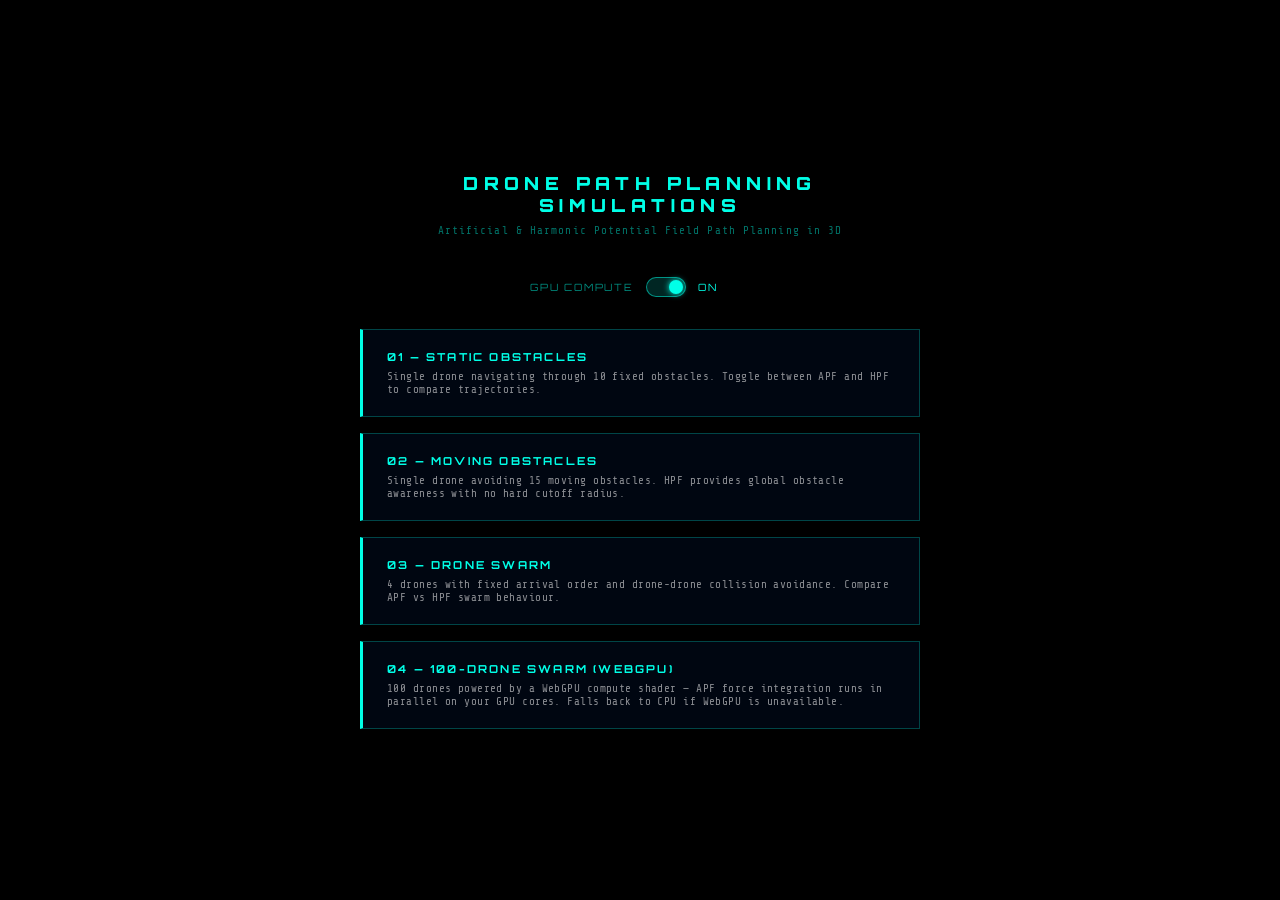
<file: index.html>
<!DOCTYPE html>
<html lang="en">
<head>
<meta charset="UTF-8">
<meta name="viewport" content="width=device-width, initial-scale=1.0">
<title>APF Drone Simulations</title>
<link rel="stylesheet" href="css/common.css">
<style>
    body { overflow: auto; display: flex; align-items: center; justify-content: center; min-height: 100vh; }
    .landing {
        text-align: center;
        padding: 40px 20px;
        max-width: 600px;
    }
    .landing h1 {
        font-family: 'Orbitron', sans-serif;
        font-size: 18px; font-weight: 900;
        letter-spacing: 0.3em;
        color: #00ffe7;
        margin-bottom: 8px;
        text-transform: uppercase;
    }
    .landing p {
        font-size: 11px;
        color: rgba(0, 255, 231, 0.45);
        letter-spacing: 0.1em;
        margin-bottom: 40px;
    }
    .sim-cards { display: flex; flex-direction: column; gap: 16px; }
    .sim-card {
        display: block;
        text-decoration: none;
        background: rgba(0, 8, 20, 0.85);
        border: 1px solid rgba(0, 255, 231, 0.25);
        border-left: 3px solid #00ffe7;
        padding: 20px 24px;
        text-align: left;
        backdrop-filter: blur(8px);
        transition: all 0.2s;
    }
    .sim-card:hover {
        background: rgba(0, 255, 231, 0.06);
        border-color: #00ffe7;
        box-shadow: 0 0 20px rgba(0, 255, 231, 0.15);
    }
    .sim-card h2 {
        font-family: 'Orbitron', sans-serif;
        font-size: 11px; font-weight: 700;
        letter-spacing: 0.2em;
        color: #00ffe7;
        margin-bottom: 6px;
        text-transform: uppercase;
    }
    .sim-card p {
        font-size: 11px;
        color: rgba(255, 255, 255, 0.55);
        letter-spacing: 0.04em;
        margin: 0;
    }

    /* ── GPU kill switch ── */
    .gpu-toggle-row {
        display: flex;
        align-items: center;
        justify-content: center;
        gap: 12px;
        margin-bottom: 32px;
    }
    .gpu-toggle-label {
        font-family: 'Orbitron', sans-serif;
        font-size: 10px;
        letter-spacing: 0.18em;
        color: rgba(0, 255, 231, 0.55);
        text-transform: uppercase;
        user-select: none;
    }
    .gpu-toggle-label.state {
        min-width: 52px;
        text-align: left;
        transition: color 0.2s;
    }
    .gpu-toggle-label.state.on  { color: #00ffe7; }
    .gpu-toggle-label.state.off { color: rgba(255, 100, 80, 0.75); }

    /* pill switch */
    .switch { position: relative; display: inline-block; width: 40px; height: 20px; }
    .switch input { opacity: 0; width: 0; height: 0; }
    .slider {
        position: absolute; inset: 0;
        background: rgba(255, 100, 80, 0.25);
        border: 1px solid rgba(255, 100, 80, 0.4);
        border-radius: 20px;
        cursor: pointer;
        transition: background 0.25s, border-color 0.25s;
    }
    .slider::before {
        content: '';
        position: absolute;
        width: 14px; height: 14px;
        left: 2px; top: 2px;
        background: rgba(255, 100, 80, 0.7);
        border-radius: 50%;
        transition: transform 0.25s, background 0.25s;
    }
    .switch input:checked + .slider {
        background: rgba(0, 255, 231, 0.15);
        border-color: rgba(0, 255, 231, 0.5);
    }
    .switch input:checked + .slider::before {
        transform: translateX(20px);
        background: #00ffe7;
        box-shadow: 0 0 6px #00ffe7;
    }
</style>
</head>
<body>
<div class="landing">
    <h1>Drone Path Planning Simulations</h1>
    <p>Artificial &amp; Harmonic Potential Field Path Planning in 3D</p>

    <div class="gpu-toggle-row">
        <span class="gpu-toggle-label">GPU Compute</span>
        <label class="switch">
            <input type="checkbox" id="gpuToggle" onchange="setGPU(this.checked)">
            <span class="slider"></span>
        </label>
        <span class="gpu-toggle-label state" id="gpuState">OFF</span>
    </div>

    <div class="sim-cards">
        <a class="sim-card" href="sims/static.html">
            <h2>01 &mdash; Static Obstacles</h2>
            <p>Single drone navigating through 10 fixed obstacles. Toggle between APF and HPF to compare trajectories.</p>
        </a>
        <a class="sim-card" href="sims/moving-obstacles.html">
            <h2>02 &mdash; Moving Obstacles</h2>
            <p>Single drone avoiding 15 moving obstacles. HPF provides global obstacle awareness with no hard cutoff radius.</p>
        </a>
        <a class="sim-card" href="sims/swarm.html">
            <h2>03 &mdash; Drone Swarm</h2>
            <p>4 drones with fixed arrival order and drone-drone collision avoidance. Compare APF vs HPF swarm behaviour.</p>
        </a>
        <a class="sim-card" href="sims/swarm-large.html">
            <h2>04 &mdash; 100-Drone Swarm (WebGPU)</h2>
            <p>100 drones powered by a WebGPU compute shader — APF force integration runs in parallel on your GPU cores. Falls back to CPU if WebGPU is unavailable.</p>
        </a>
    </div>
</div>
<script>
    var KEY = 'apf_gpu_enabled';

    function setGPU(enabled) {
        localStorage.setItem(KEY, enabled ? 'true' : 'false');
        var lbl = document.getElementById('gpuState');
        lbl.textContent = enabled ? 'ON' : 'OFF';
        lbl.className   = 'gpu-toggle-label state ' + (enabled ? 'on' : 'off');
    }

    // Restore saved preference on load (default: enabled)
    (function () {
        var saved   = localStorage.getItem(KEY);
        var enabled = saved !== 'false';   // true unless explicitly disabled
        var toggle  = document.getElementById('gpuToggle');
        toggle.checked = enabled;
        setGPU(enabled);
    })();
</script>
</body>
</html>
</file>
<file: css/common.css>
@import url('https://fonts.googleapis.com/css2?family=Share+Tech+Mono&family=Orbitron:wght@400;700;900&display=swap');

* { margin: 0; padding: 0; box-sizing: border-box; }

body {
    background: #000;
    overflow: hidden;
    font-family: 'Share Tech Mono', monospace;
    color: #00ffe7;
    user-select: none;
}

#canvas-container {
    width: 100vw; height: 100vh;
    cursor: grab;
}
#canvas-container:active { cursor: grabbing; }

#canvas-container::after {
    content: '';
    position: fixed; inset: 0;
    background: repeating-linear-gradient(to bottom,
        transparent 0px, transparent 3px,
        rgba(0,0,0,0.08) 3px, rgba(0,0,0,0.08) 4px);
    pointer-events: none;
    z-index: 10;
}

/* ---- HUD Panel (top-left) ---- */
#hud {
    position: fixed; top: 24px; left: 24px; z-index: 20;
    background: rgba(0, 8, 20, 0.85);
    border: 1px solid rgba(0, 255, 231, 0.3);
    border-left: 3px solid #00ffe7;
    padding: 16px 20px;
    min-width: 240px;
    backdrop-filter: blur(8px);
}
#hud h1 {
    font-family: 'Orbitron', sans-serif;
    font-size: 11px; font-weight: 900;
    letter-spacing: 0.25em;
    color: #00ffe7;
    margin-bottom: 14px;
    text-transform: uppercase;
}
.hud-row {
    display: flex; justify-content: space-between; gap: 20px;
    font-size: 11px; margin-bottom: 6px; letter-spacing: 0.05em;
}
.hud-label { color: rgba(0, 255, 231, 0.5); display: flex; align-items: center; gap: 6px; }
.hud-val { color: #fff; font-weight: bold; }
.hud-divider {
    border: none;
    border-top: 1px solid rgba(0, 255, 231, 0.15);
    margin: 10px 0;
}

/* ---- Progress Bar ---- */
.progress-bar-bg {
    width: 100%; height: 4px;
    background: rgba(0, 255, 231, 0.1);
    border-radius: 2px;
    margin-top: 8px; overflow: hidden;
}
#progress-bar {
    height: 100%; width: 0%;
    background: linear-gradient(90deg, #00ffe7, #00ff88);
    transition: width 0.1s;
    border-radius: 2px;
    box-shadow: 0 0 8px #00ffe7;
}

/* ---- Status Text ---- */
#status-text {
    font-family: 'Orbitron', sans-serif;
    font-size: 9px; letter-spacing: 0.15em;
    margin-top: 10px; color: #00ffe7;
}
#status-text.arrived { color: #00ff88; }
#status-text.navigating { color: #ffcc00; }
#status-text.planning { color: #ffcc00; }

/* ---- APF Forces Panel (bottom-left) ---- */
#apf-panel {
    position: fixed; bottom: 80px; left: 24px; z-index: 20;
    background: rgba(0, 8, 20, 0.85);
    border: 1px solid rgba(0, 255, 231, 0.3);
    border-left: 3px solid rgba(0, 255, 231, 0.4);
    padding: 14px 18px;
    min-width: 200px;
    backdrop-filter: blur(8px);
}
#apf-panel h2 {
    font-family: 'Orbitron', sans-serif;
    font-size: 9px; letter-spacing: 0.2em;
    color: rgba(0, 255, 231, 0.6);
    margin-bottom: 10px;
}
.bar-row { margin: 6px 0; }
.bar-label {
    font-size: 10px; color: rgba(0, 255, 231, 0.5);
    display: flex; justify-content: space-between;
    margin-bottom: 3px;
}
.bar-label span:last-child { color: #fff; }
.bar-bg { height: 4px; background: rgba(0, 255, 231, 0.08); border-radius: 2px; }
.bar-fill { height: 100%; border-radius: 2px; transition: width 0.1s; }

/* ---- Controls Bar (bottom center) ---- */
#controls {
    position: fixed; bottom: 24px; left: 50%; transform: translateX(-50%);
    z-index: 20; display: flex; gap: 10px; align-items: center;
    background: rgba(0, 8, 20, 0.85);
    border: 1px solid rgba(0, 255, 231, 0.25);
    padding: 12px 20px;
    backdrop-filter: blur(8px);
}
.btn {
    font-family: 'Orbitron', sans-serif;
    font-size: 9px; font-weight: 700;
    letter-spacing: 0.2em; padding: 8px 18px;
    border: 1px solid rgba(0, 255, 231, 0.4);
    background: transparent; color: #00ffe7;
    cursor: pointer; text-transform: uppercase;
    transition: all 0.15s;
}
.btn:hover {
    background: rgba(0, 255, 231, 0.1);
    border-color: #00ffe7;
    box-shadow: 0 0 12px rgba(0, 255, 231, 0.3);
}
.btn.active {
    background: rgba(0, 255, 231, 0.15);
    border-color: #00ffe7;
    box-shadow: 0 0 16px rgba(0, 255, 231, 0.4);
}
.btn-reset { border-color: rgba(255, 80, 80, 0.4); color: #ff5555; }
.btn-reset:hover {
    background: rgba(255, 80, 80, 0.1);
    border-color: #ff5555;
    box-shadow: 0 0 12px rgba(255, 80, 80, 0.3);
}

/* ---- Speed Slider ---- */
.speed-label {
    font-size: 10px; letter-spacing: 0.1em;
    color: rgba(0, 255, 231, 0.5); margin-left: 8px;
}
#speed-input {
    width: 80px; -webkit-appearance: none;
    height: 3px; background: rgba(0, 255, 231, 0.2);
    outline: none; cursor: pointer; border-radius: 2px;
}
#speed-input::-webkit-slider-thumb {
    -webkit-appearance: none;
    width: 12px; height: 12px;
    background: #00ffe7; border-radius: 50%;
    box-shadow: 0 0 8px #00ffe7;
}

/* ---- Legend (top-right) ---- */
#legend {
    position: fixed; top: 24px; right: 24px; z-index: 20;
    background: rgba(0, 8, 20, 0.85);
    border: 1px solid rgba(0, 255, 231, 0.2);
    border-right: 3px solid rgba(0, 255, 231, 0.4);
    padding: 14px 18px;
    backdrop-filter: blur(8px);
    font-size: 10px; letter-spacing: 0.08em;
}
#legend h2 {
    font-family: 'Orbitron', sans-serif;
    font-size: 9px; letter-spacing: 0.2em;
    color: rgba(0, 255, 231, 0.6);
    margin-bottom: 10px;
}
.legend-row {
    display: flex; align-items: center; gap: 8px;
    margin-bottom: 6px; color: rgba(255, 255, 255, 0.7);
}
.dot { width: 10px; height: 10px; border-radius: 50%; flex-shrink: 0; }

/* ---- Hint ---- */
.hint {
    position: fixed; bottom: 80px; left: 50%; transform: translateX(-50%);
    z-index: 20; font-size: 9px; letter-spacing: 0.12em;
    color: rgba(0, 255, 231, 0.35);
}

/* ---- Goal Overlay ---- */
#goal-overlay {
    position: fixed; inset: 0;
    display: flex; align-items: center; justify-content: center;
    pointer-events: none; opacity: 0;
    transition: opacity 1.2s ease; z-index: 30;
}
#goal-overlay.visible { opacity: 1; }
.goal-box { text-align: center; animation: goalPulse 2s ease-in-out infinite; }
.goal-title {
    font-family: 'Orbitron', sans-serif;
    font-size: 42px; font-weight: 900;
    letter-spacing: 8px; color: #00ff88;
    text-shadow: 0 0 40px #00ff88, 0 0 80px rgba(0,255,136,0.3);
    text-transform: uppercase;
}
.goal-sub {
    font-family: 'Share Tech Mono', monospace;
    font-size: 12px; color: rgba(0, 255, 136, 0.6);
    letter-spacing: 4px; margin-top: 8px;
}
@keyframes goalPulse {
    0%,100% { transform: scale(1); }
    50% { transform: scale(1.04); }
}

/* ---- Field-type Toggle (APF / HPF) ---- */
.field-toggle {
    display: flex;
    background: rgba(0, 0, 0, 0.35);
    border: 1px solid rgba(0, 255, 231, 0.18);
    padding: 2px;
    gap: 2px;
    margin-right: 8px;
}
.field-btn {
    font-family: 'Orbitron', sans-serif;
    font-size: 9px; font-weight: 700;
    letter-spacing: 0.15em; padding: 6px 13px;
    border: none; background: transparent;
    color: rgba(0, 255, 231, 0.3);
    cursor: pointer; transition: all 0.15s;
    text-transform: uppercase;
}
.field-btn:hover { color: rgba(0, 255, 231, 0.65); }
.field-btn.active {
    background: rgba(0, 255, 231, 0.12);
    color: #00ffe7;
    box-shadow: inset 0 0 10px rgba(0, 255, 231, 0.12);
}
.field-btn.hpf-active {
    background: rgba(200, 80, 255, 0.12);
    color: #cc66ff;
    box-shadow: inset 0 0 10px rgba(200, 80, 255, 0.12);
}

/* ---- Swarm-specific ---- */
.drone-dot {
    display: inline-block; width: 8px; height: 8px;
    border-radius: 50%; flex-shrink: 0;
}
.section-head {
    font-family: 'Orbitron', sans-serif;
    font-size: 8px; letter-spacing: 0.2em;
    color: rgba(0, 255, 231, 0.35);
    margin: 8px 0 4px;
    text-transform: uppercase;
}
</file>
